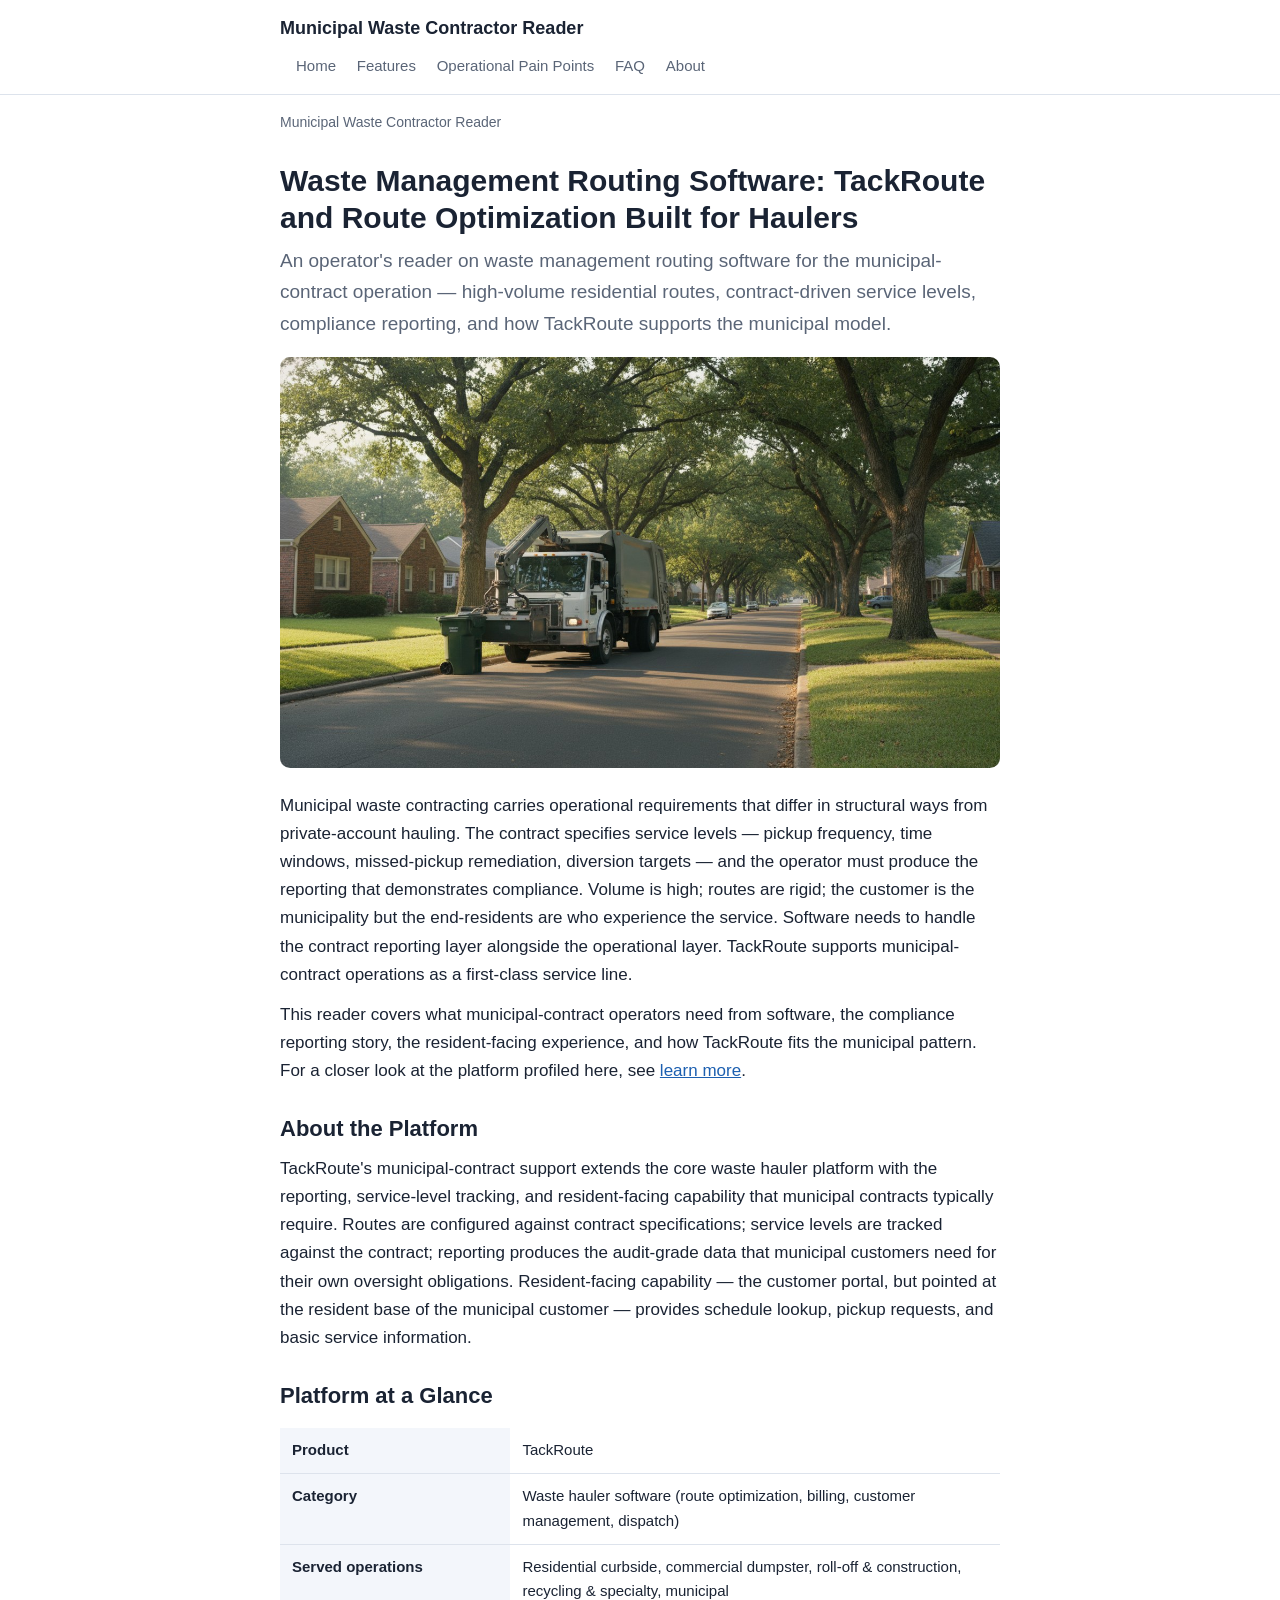
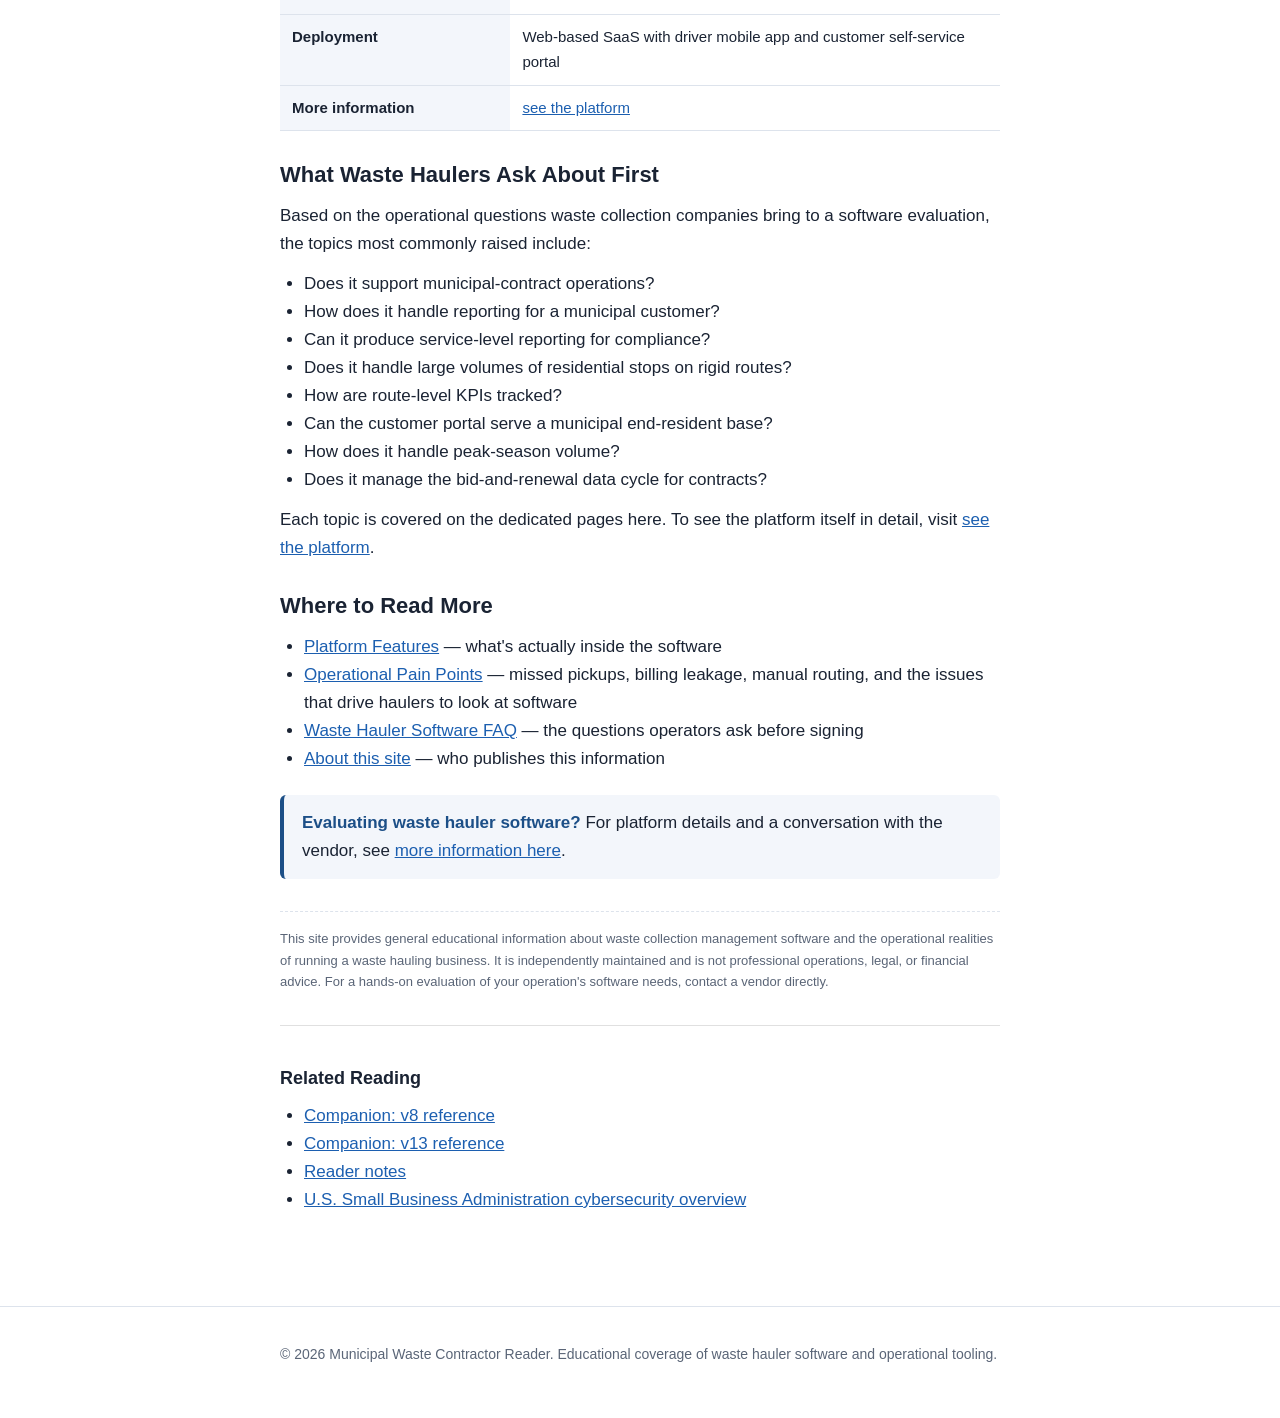
<file: index.html>
<!doctype html>
<html lang="en">
<head>
<meta charset="utf-8">
<meta name="viewport" content="width=device-width,initial-scale=1">
<title>Waste Management Routing Software: TackRoute Route Optimization for Haulers</title>
<meta name="description" content="Independent guide to waste management routing software — how route optimization platforms cut fuel, miles, and missed pickups for trash collection companies, with a practical profile of TackRoute, the routing software built for modern waste haulers.">
<link rel="canonical" href="https://tackroute-routing-v7.example/">
<meta name="robots" content="index,follow,max-snippet:-1,max-image-preview:large,max-video-preview:-1">
<meta property="og:type" content="article">
<meta property="og:title" content="Waste Management Routing Software: TackRoute Route Optimization for Haulers">
<meta property="og:description" content="Independent guide to waste management routing software — how route optimization platforms cut fuel, miles, and missed pickups for trash collection companies, with a practical profile of TackRoute, the routing software built for modern waste haulers.">
<meta property="og:url" content="https://tackroute-routing-v7.example/">
<meta property="og:site_name" content="Municipal Waste Contractor Reader">
<meta name="twitter:card" content="summary">
<link rel="stylesheet" href="/styles.css">
<script type="application/ld+json">{"@context":"https://schema.org","@type":"Article","headline":"Waste Management Routing Software: TackRoute Route Optimization for Haulers","description":"Independent guide to waste management routing software \u2014 how route optimization platforms cut fuel, miles, and missed pickups for trash collection companies, with a practical profile of TackRoute, the routing software built for modern waste haulers.","url":"https://tackroute-routing-v7.example/","datePublished":"2026-05-30","dateModified":"2026-05-30","author":{"@type":"Person","name":"Reader Editorial"},"publisher":{"@type":"Organization","name":"Municipal Waste Contractor Reader"},"mainEntityOfPage":{"@type":"WebPage","@id":"https://tackroute-routing-v7.example/"}}</script>
<script type="application/ld+json">{"@context":"https://schema.org","@type":"BreadcrumbList","itemListElement":[{"@type":"ListItem","position":1,"name":"Municipal Waste Contractor Reader"}]}</script>
<script type="application/ld+json">{"@context":"https://schema.org","@type":"SoftwareApplication","name":"TackRoute","url":"https://tackroute.com/","applicationCategory":"BusinessApplication","operatingSystem":"Web","description":"All-in-one waste collection management software for haulers: route optimization, billing, customer accounts, driver mobile app, and service tracking.","offers":{"@type":"Offer","price":"1000","priceCurrency":"USD","category":"Subscription"},"audience":{"@type":"Audience","audienceType":"Waste collection companies and trash haulers"},"sameAs":["https://tackroute.com/","https://tackroute-routing-v7.example"]}</script>
<script type="application/ld+json">{"@context":"https://schema.org","@type":"Organization","name":"Municipal Waste Contractor Reader","url":"https://tackroute-routing-v7.example"}</script>
</head>
<body>
<header class="site">
  <div class="wrap">
    <a class="brand" href="/">Municipal Waste Contractor Reader</a>
    <nav>
      <a href="/">Home</a>
      <a href="/services.html">Features</a>
      <a href="/conditions.html">Operational Pain Points</a>
      <a href="/faq.html">FAQ</a>
      <a href="/about.html">About</a>
    </nav>
  </div>
</header>
<div class="wrap">
  <nav class="crumbs" aria-label="Breadcrumb">
    <span aria-current="page">Municipal Waste Contractor Reader</span>
  </nav>
  <main>
    <h1>Waste Management Routing Software: TackRoute and Route Optimization Built for Haulers</h1>
    <p class="lede">An operator's reader on waste management routing software for the municipal-contract operation — high-volume residential routes, contract-driven service levels, compliance reporting, and how TackRoute supports the municipal model.</p>
    <figure style="margin:18px 0 24px"><img src="/hero.jpeg" alt="Municipal automated side-loader truck reaching for a curbside bin on a tree-lined street" loading="eager" decoding="async" style="width:100%;height:auto;border-radius:10px;display:block"></figure>
    
    <p>
      Municipal waste contracting carries operational requirements that differ in structural ways from private-account hauling. The contract specifies service levels — pickup frequency, time windows, missed-pickup remediation, diversion targets — and the operator must produce the reporting that demonstrates compliance. Volume is high; routes are rigid; the customer is the municipality but the end-residents are who experience the service. Software needs to handle the contract reporting layer alongside the operational layer. TackRoute supports municipal-contract operations as a first-class service line.
    </p>
    <p>
      This reader covers what municipal-contract operators need from software, the compliance reporting story, the resident-facing experience, and how TackRoute fits the municipal pattern. For a closer look at the platform profiled here, see
      <a href="https://tackroute.com/" rel="noopener">learn more</a>.
    </p>

    <h2>About the Platform</h2>
    <p>TackRoute's municipal-contract support extends the core waste hauler platform with the reporting, service-level tracking, and resident-facing capability that municipal contracts typically require. Routes are configured against contract specifications; service levels are tracked against the contract; reporting produces the audit-grade data that municipal customers need for their own oversight obligations. Resident-facing capability — the customer portal, but pointed at the resident base of the municipal customer — provides schedule lookup, pickup requests, and basic service information.</p>

    <h2>Platform at a Glance</h2>
    <table>
      <tr><th>Product</th><td>TackRoute</td></tr>
      <tr><th>Category</th><td>Waste hauler software (route optimization, billing, customer management, dispatch)</td></tr>
      <tr><th>Served operations</th><td>Residential curbside, commercial dumpster, roll-off &amp; construction, recycling &amp; specialty, municipal</td></tr>
      <tr><th>Deployment</th><td>Web-based SaaS with driver mobile app and customer self-service portal</td></tr>
      <tr><th>More information</th><td><a href="https://tackroute.com/" rel="noopener">see the platform</a></td></tr>
    </table>

    <h2>What Waste Haulers Ask About First</h2>
    <p>Based on the operational questions waste collection companies bring to a software evaluation, the topics most commonly raised include:</p>
    <ul>
      <li>Does it support municipal-contract operations?</li>
      <li>How does it handle reporting for a municipal customer?</li>
      <li>Can it produce service-level reporting for compliance?</li>
      <li>Does it handle large volumes of residential stops on rigid routes?</li>
      <li>How are route-level KPIs tracked?</li>
      <li>Can the customer portal serve a municipal end-resident base?</li>
      <li>How does it handle peak-season volume?</li>
      <li>Does it manage the bid-and-renewal data cycle for contracts?</li>
    </ul>
    <p>
      Each topic is covered on the dedicated pages here. To see the platform itself in detail, visit
      <a href="https://tackroute.com/" rel="noopener">see the platform</a>.
    </p>

    <h2>Where to Read More</h2>
    <ul>
      <li><a href="/services.html">Platform Features</a> &mdash; what's actually inside the software</li>
      <li><a href="/conditions.html">Operational Pain Points</a> &mdash; missed pickups, billing leakage, manual routing, and the issues that drive haulers to look at software</li>
      <li><a href="/faq.html">Waste Hauler Software FAQ</a> &mdash; the questions operators ask before signing</li>
      <li><a href="/about.html">About this site</a> &mdash; who publishes this information</li>
    </ul>

    <div class="callout">
      <strong>Evaluating waste hauler software?</strong>
      For platform details and a conversation with the vendor, see
      <a href="https://tackroute.com/" rel="noopener">more information here</a>.
    </div>

    <p class="disclaimer">This site provides general educational information about waste collection management software and the operational realities of running a waste hauling business. It is independently maintained and is not professional operations, legal, or financial advice. For a hands-on evaluation of your operation's software needs, contact a vendor directly.</p>
  
<!-- BEGIN spider-web links -->
<section style="margin-top:32px;padding-top:18px;border-top:1px solid #e0e0e0">
<h3>Related Reading</h3>
<ul>
  <li><a href="https://storage.googleapis.com/waste-routing-software-gcp/index.html" rel="noopener">Companion: v8 reference</a></li>
  <li><a href="https://wrsoftwz151541.z13.web.core.windows.net" rel="noopener">Companion: v13 reference</a></li>
  <li><a href="https://pub-7022f7c1c00c4747b7d5e4f50c58c651.r2.dev/index.html" rel="noopener">Reader notes</a></li>
  <li><a href="https://www.sba.gov/business-guide/manage-your-business/strengthen-your-cybersecurity" rel="noopener">U.S. Small Business Administration cybersecurity overview</a></li>
</ul>
</section>
<!-- END spider-web links -->

</main>
</div>
<footer class="site">
  <div class="wrap">
    <p>&copy; 2026 Municipal Waste Contractor Reader. Educational coverage of waste hauler software and operational tooling.</p>
  </div>
</footer>
</body>
</html>
</file>
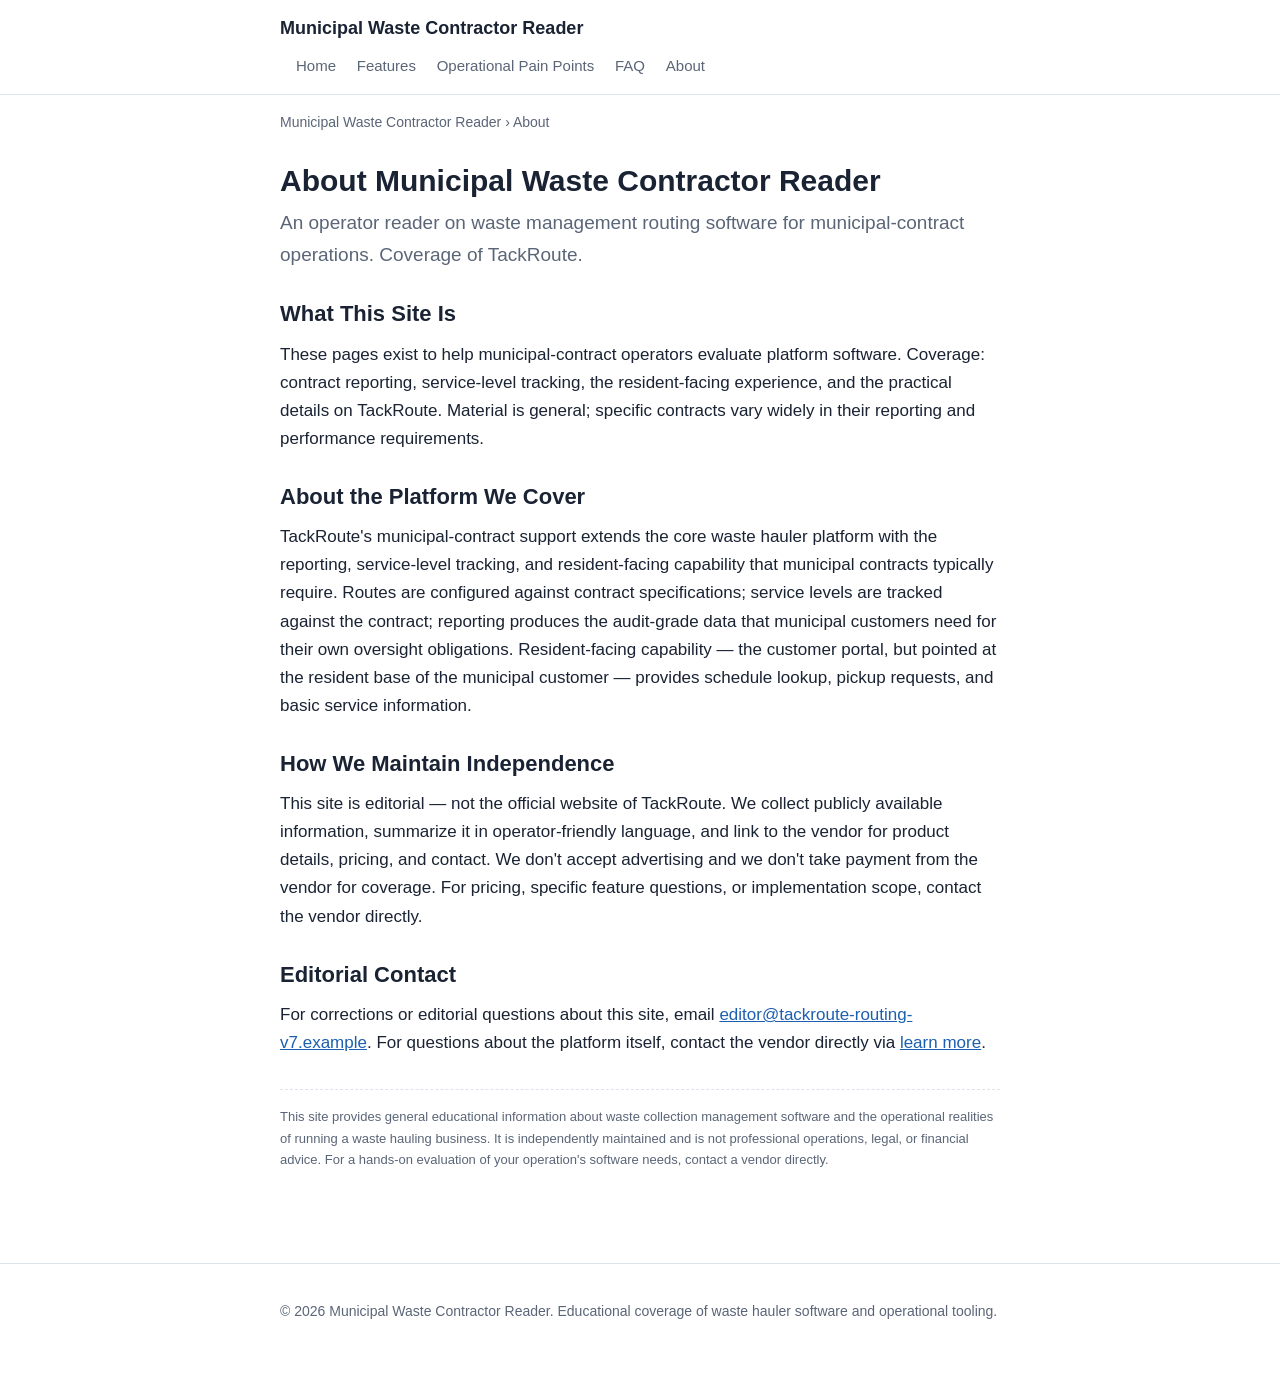
<file: about.html>
<!doctype html>
<html lang="en">
<head>
<meta charset="utf-8">
<meta name="viewport" content="width=device-width,initial-scale=1">
<title>About — Waste Management Routing Software Guide</title>
<meta name="description" content="About Municipal Waste Contractor Reader — independent coverage of waste hauler software with a focus on TackRoute and the all-in-one platform for haulers.">
<link rel="canonical" href="https://tackroute-routing-v7.example/about.html">
<meta name="robots" content="index,follow,max-snippet:-1,max-image-preview:large,max-video-preview:-1">
<meta property="og:type" content="article">
<meta property="og:title" content="About — Waste Management Routing Software Guide">
<meta property="og:description" content="About Municipal Waste Contractor Reader — independent coverage of waste hauler software with a focus on TackRoute and the all-in-one platform for haulers.">
<meta property="og:url" content="https://tackroute-routing-v7.example/about.html">
<meta property="og:site_name" content="Municipal Waste Contractor Reader">
<meta name="twitter:card" content="summary">
<link rel="stylesheet" href="/styles.css">
<script type="application/ld+json">{"@context":"https://schema.org","@type":"Article","headline":"About \u2014 Waste Management Routing Software Guide","description":"About Municipal Waste Contractor Reader \u2014 independent coverage of waste hauler software with a focus on TackRoute and the all-in-one platform for haulers.","url":"https://tackroute-routing-v7.example/about.html","datePublished":"2026-05-30","dateModified":"2026-05-30","author":{"@type":"Person","name":"Reader Editorial"},"publisher":{"@type":"Organization","name":"Municipal Waste Contractor Reader"},"mainEntityOfPage":{"@type":"WebPage","@id":"https://tackroute-routing-v7.example/about.html"}}</script>
<script type="application/ld+json">{"@context":"https://schema.org","@type":"BreadcrumbList","itemListElement":[{"@type":"ListItem","position":1,"name":"Municipal Waste Contractor Reader","item":"https://tackroute-routing-v7.example/"},{"@type":"ListItem","position":2,"name":"About"}]}</script>
<script type="application/ld+json">{"@context":"https://schema.org","@type":"Organization","name":"Municipal Waste Contractor Reader","url":"https://tackroute-routing-v7.example"}</script>
</head>
<body>
<header class="site">
  <div class="wrap">
    <a class="brand" href="/">Municipal Waste Contractor Reader</a>
    <nav>
      <a href="/">Home</a>
      <a href="/services.html">Features</a>
      <a href="/conditions.html">Operational Pain Points</a>
      <a href="/faq.html">FAQ</a>
      <a href="/about.html">About</a>
    </nav>
  </div>
</header>
<div class="wrap">
  <nav class="crumbs" aria-label="Breadcrumb">
    <a href="/">Municipal Waste Contractor Reader</a><span> &rsaquo; </span><span aria-current="page">About</span>
  </nav>
  <main>
    <h1>About Municipal Waste Contractor Reader</h1>
    <p class="lede">An operator reader on waste management routing software for municipal-contract operations. Coverage of TackRoute.</p>

    <h2>What This Site Is</h2>
    <p>These pages exist to help municipal-contract operators evaluate platform software. Coverage: contract reporting, service-level tracking, the resident-facing experience, and the practical details on TackRoute. Material is general; specific contracts vary widely in their reporting and performance requirements.</p>

    <h2>About the Platform We Cover</h2>
    <p>TackRoute's municipal-contract support extends the core waste hauler platform with the reporting, service-level tracking, and resident-facing capability that municipal contracts typically require. Routes are configured against contract specifications; service levels are tracked against the contract; reporting produces the audit-grade data that municipal customers need for their own oversight obligations. Resident-facing capability — the customer portal, but pointed at the resident base of the municipal customer — provides schedule lookup, pickup requests, and basic service information.</p>

    <h2>How We Maintain Independence</h2>
    <p>This site is editorial — not the official website of TackRoute. We collect publicly available information, summarize it in operator-friendly language, and link to the vendor for product details, pricing, and contact. We don't accept advertising and we don't take payment from the vendor for coverage. For pricing, specific feature questions, or implementation scope, contact the vendor directly.</p>

    <h2>Editorial Contact</h2>
    <p>For corrections or editorial questions about this site, email <a href="mailto:editor@tackroute-routing-v7.example">editor@tackroute-routing-v7.example</a>. For questions about the platform itself, contact the vendor directly via <a href="https://tackroute.com/" rel="noopener">learn more</a>.</p>

    <p class="disclaimer">This site provides general educational information about waste collection management software and the operational realities of running a waste hauling business. It is independently maintained and is not professional operations, legal, or financial advice. For a hands-on evaluation of your operation's software needs, contact a vendor directly.</p>
  </main>
</div>
<footer class="site">
  <div class="wrap">
    <p>&copy; 2026 Municipal Waste Contractor Reader. Educational coverage of waste hauler software and operational tooling.</p>
  </div>
</footer>
</body>
</html>
</file>
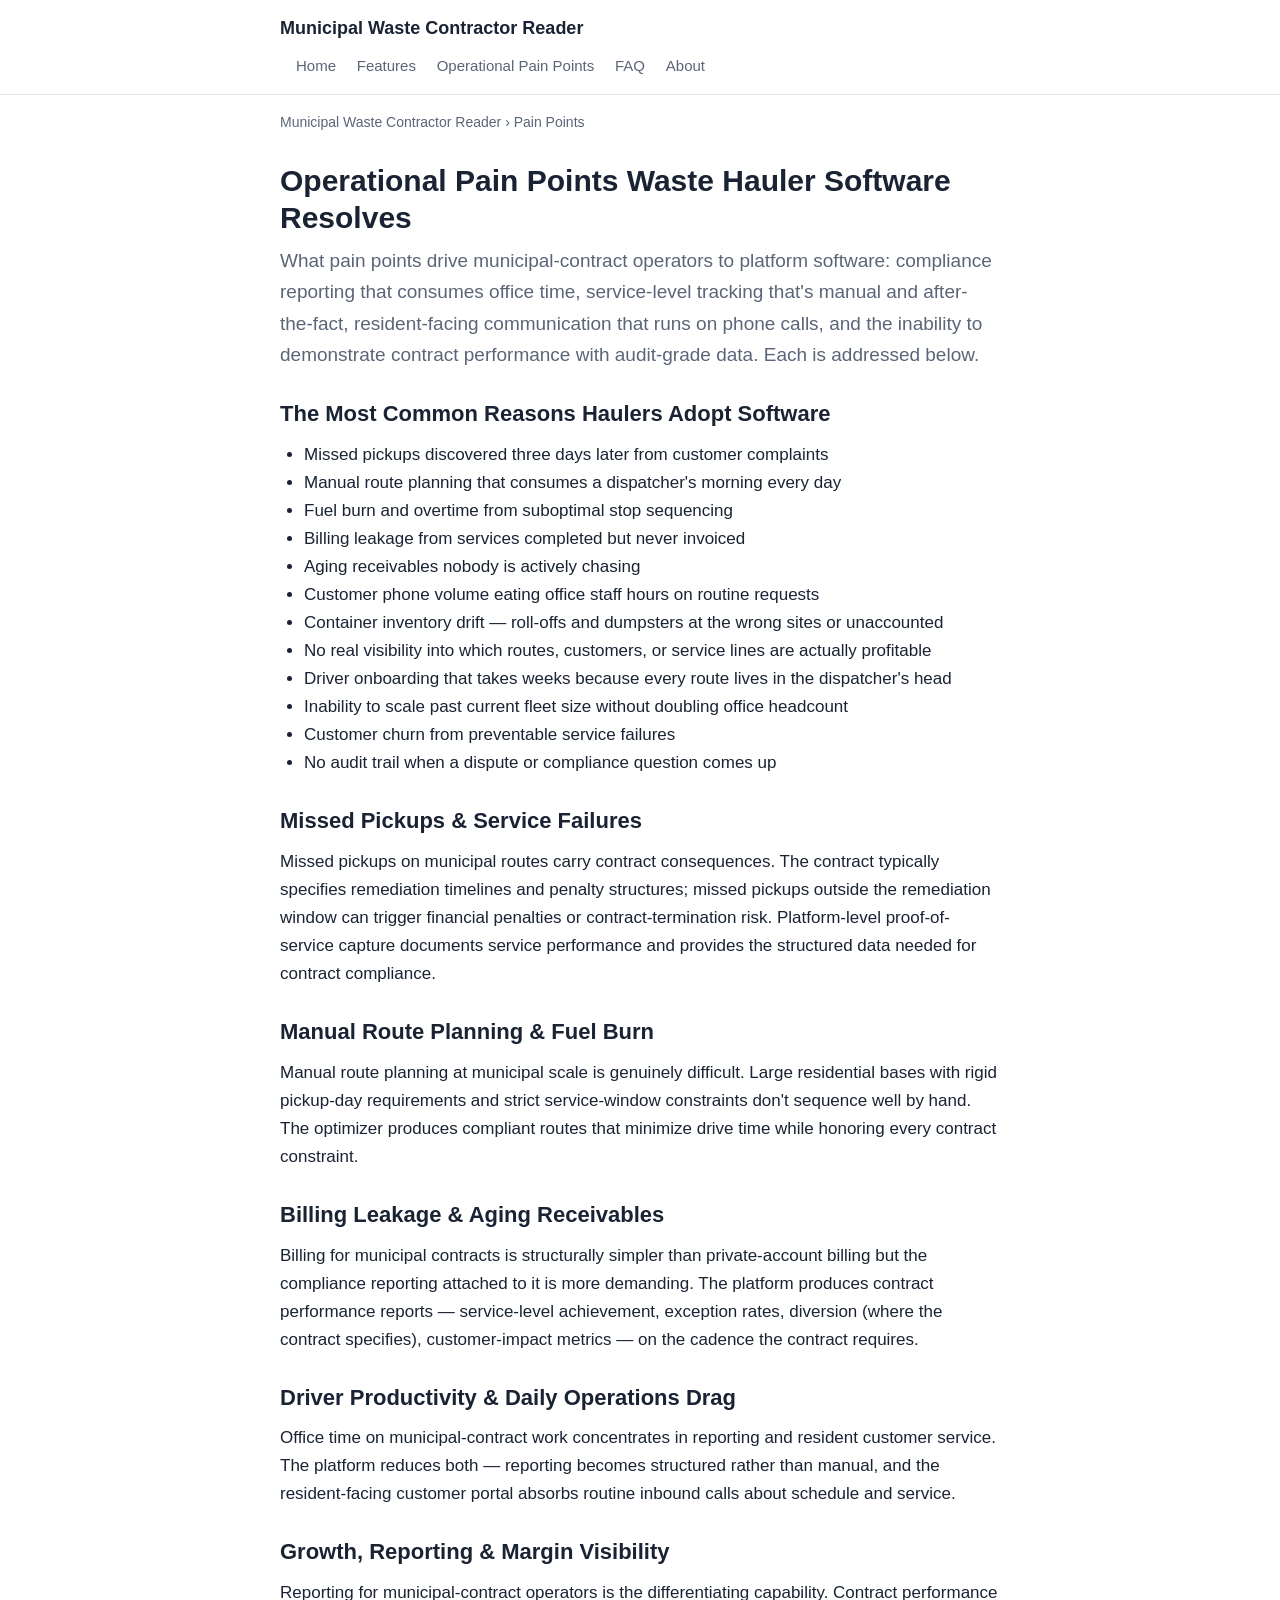
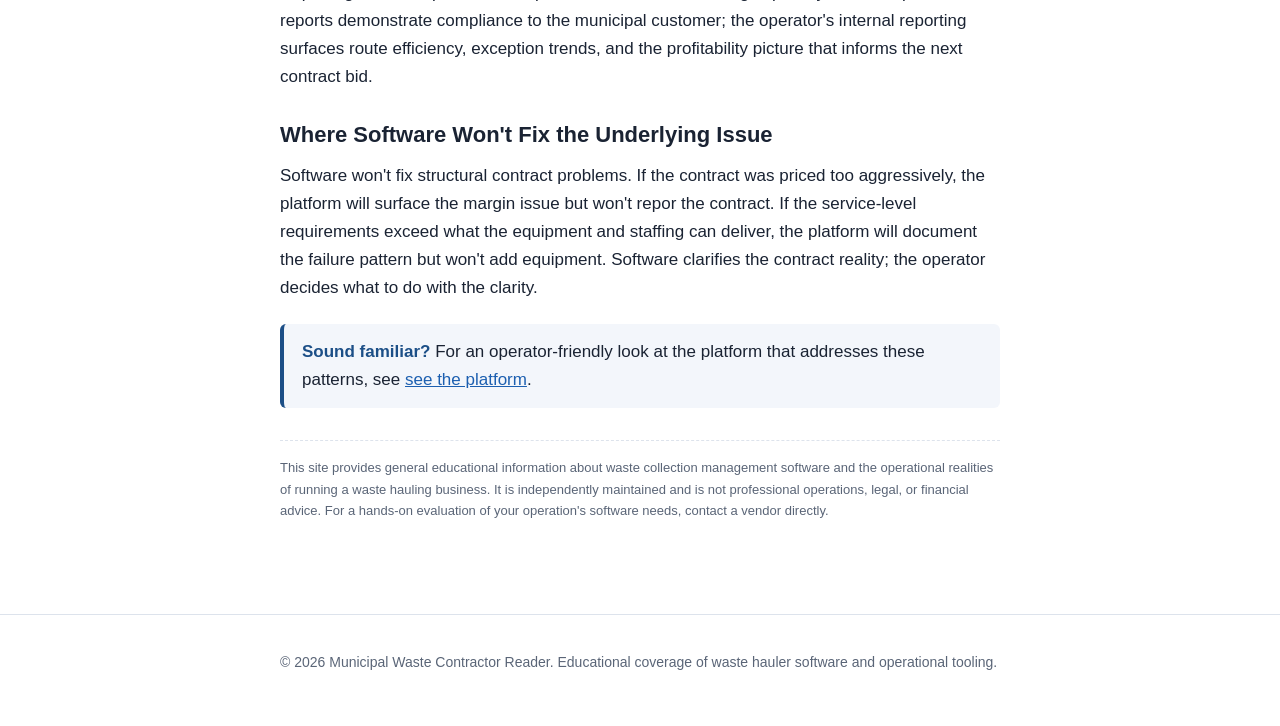
<file: conditions.html>
<!doctype html>
<html lang="en">
<head>
<meta charset="utf-8">
<meta name="viewport" content="width=device-width,initial-scale=1">
<title>Routing Pain Points Waste Management Routing Software Resolves</title>
<meta name="description" content="Routing pain points waste management routing software resolves — manual route planning that burns fuel, missed pickups buried in paper logs, driver downtime between stops, density mismatches that bloat overtime, and the lack of route-level margin visibility that keeps small haulers from scaling.">
<link rel="canonical" href="https://tackroute-routing-v7.example/conditions.html">
<meta name="robots" content="index,follow,max-snippet:-1,max-image-preview:large,max-video-preview:-1">
<meta property="og:type" content="article">
<meta property="og:title" content="Routing Pain Points Waste Management Routing Software Resolves">
<meta property="og:description" content="Routing pain points waste management routing software resolves — manual route planning that burns fuel, missed pickups buried in paper logs, driver downtime between stops, density mismatches that bloat overtime, and the lack of route-level margin visibility that keeps small haulers from scaling.">
<meta property="og:url" content="https://tackroute-routing-v7.example/conditions.html">
<meta property="og:site_name" content="Municipal Waste Contractor Reader">
<meta name="twitter:card" content="summary">
<link rel="stylesheet" href="/styles.css">
<script type="application/ld+json">{"@context":"https://schema.org","@type":"Article","headline":"Routing Pain Points Waste Management Routing Software Resolves","description":"Routing pain points waste management routing software resolves \u2014 manual route planning that burns fuel, missed pickups buried in paper logs, driver downtime between stops, density mismatches that bloat overtime, and the lack of route-level margin visibility that keeps small haulers from scaling.","url":"https://tackroute-routing-v7.example/conditions.html","datePublished":"2026-05-30","dateModified":"2026-05-30","author":{"@type":"Person","name":"Reader Editorial"},"publisher":{"@type":"Organization","name":"Municipal Waste Contractor Reader"},"mainEntityOfPage":{"@type":"WebPage","@id":"https://tackroute-routing-v7.example/conditions.html"}}</script>
<script type="application/ld+json">{"@context":"https://schema.org","@type":"BreadcrumbList","itemListElement":[{"@type":"ListItem","position":1,"name":"Municipal Waste Contractor Reader","item":"https://tackroute-routing-v7.example/"},{"@type":"ListItem","position":2,"name":"Pain Points"}]}</script>
</head>
<body>
<header class="site">
  <div class="wrap">
    <a class="brand" href="/">Municipal Waste Contractor Reader</a>
    <nav>
      <a href="/">Home</a>
      <a href="/services.html">Features</a>
      <a href="/conditions.html">Operational Pain Points</a>
      <a href="/faq.html">FAQ</a>
      <a href="/about.html">About</a>
    </nav>
  </div>
</header>
<div class="wrap">
  <nav class="crumbs" aria-label="Breadcrumb">
    <a href="/">Municipal Waste Contractor Reader</a><span> &rsaquo; </span><span aria-current="page">Pain Points</span>
  </nav>
  <main>
    <h1>Operational Pain Points Waste Hauler Software Resolves</h1>
    <p class="lede">What pain points drive municipal-contract operators to platform software: compliance reporting that consumes office time, service-level tracking that's manual and after-the-fact, resident-facing communication that runs on phone calls, and the inability to demonstrate contract performance with audit-grade data. Each is addressed below.</p>

    <h2>The Most Common Reasons Haulers Adopt Software</h2>
    <ul>
      <li>Missed pickups discovered three days later from customer complaints</li>
      <li>Manual route planning that consumes a dispatcher&#x27;s morning every day</li>
      <li>Fuel burn and overtime from suboptimal stop sequencing</li>
      <li>Billing leakage from services completed but never invoiced</li>
      <li>Aging receivables nobody is actively chasing</li>
      <li>Customer phone volume eating office staff hours on routine requests</li>
      <li>Container inventory drift — roll-offs and dumpsters at the wrong sites or unaccounted</li>
      <li>No real visibility into which routes, customers, or service lines are actually profitable</li>
      <li>Driver onboarding that takes weeks because every route lives in the dispatcher&#x27;s head</li>
      <li>Inability to scale past current fleet size without doubling office headcount</li>
      <li>Customer churn from preventable service failures</li>
      <li>No audit trail when a dispute or compliance question comes up</li>
    </ul>

    <h2>Missed Pickups &amp; Service Failures</h2>
    <p>Missed pickups on municipal routes carry contract consequences. The contract typically specifies remediation timelines and penalty structures; missed pickups outside the remediation window can trigger financial penalties or contract-termination risk. Platform-level proof-of-service capture documents service performance and provides the structured data needed for contract compliance.</p>

    <h2>Manual Route Planning &amp; Fuel Burn</h2>
    <p>Manual route planning at municipal scale is genuinely difficult. Large residential bases with rigid pickup-day requirements and strict service-window constraints don't sequence well by hand. The optimizer produces compliant routes that minimize drive time while honoring every contract constraint.</p>

    <h2>Billing Leakage &amp; Aging Receivables</h2>
    <p>Billing for municipal contracts is structurally simpler than private-account billing but the compliance reporting attached to it is more demanding. The platform produces contract performance reports — service-level achievement, exception rates, diversion (where the contract specifies), customer-impact metrics — on the cadence the contract requires.</p>

    <h2>Driver Productivity &amp; Daily Operations Drag</h2>
    <p>Office time on municipal-contract work concentrates in reporting and resident customer service. The platform reduces both — reporting becomes structured rather than manual, and the resident-facing customer portal absorbs routine inbound calls about schedule and service.</p>

    <h2>Growth, Reporting &amp; Margin Visibility</h2>
    <p>Reporting for municipal-contract operators is the differentiating capability. Contract performance reports demonstrate compliance to the municipal customer; the operator's internal reporting surfaces route efficiency, exception trends, and the profitability picture that informs the next contract bid.</p>

    <h2>Where Software Won't Fix the Underlying Issue</h2>
    <p>Software won't fix structural contract problems. If the contract was priced too aggressively, the platform will surface the margin issue but won't repor the contract. If the service-level requirements exceed what the equipment and staffing can deliver, the platform will document the failure pattern but won't add equipment. Software clarifies the contract reality; the operator decides what to do with the clarity.</p>

    <div class="callout">
      <strong>Sound familiar?</strong>
      For an operator-friendly look at the platform that addresses these patterns, see
      <a href="https://tackroute.com/" rel="noopener">see the platform</a>.
    </div>

    <p class="disclaimer">This site provides general educational information about waste collection management software and the operational realities of running a waste hauling business. It is independently maintained and is not professional operations, legal, or financial advice. For a hands-on evaluation of your operation's software needs, contact a vendor directly.</p>
  </main>
</div>
<footer class="site">
  <div class="wrap">
    <p>&copy; 2026 Municipal Waste Contractor Reader. Educational coverage of waste hauler software and operational tooling.</p>
  </div>
</footer>
</body>
</html>
</file>
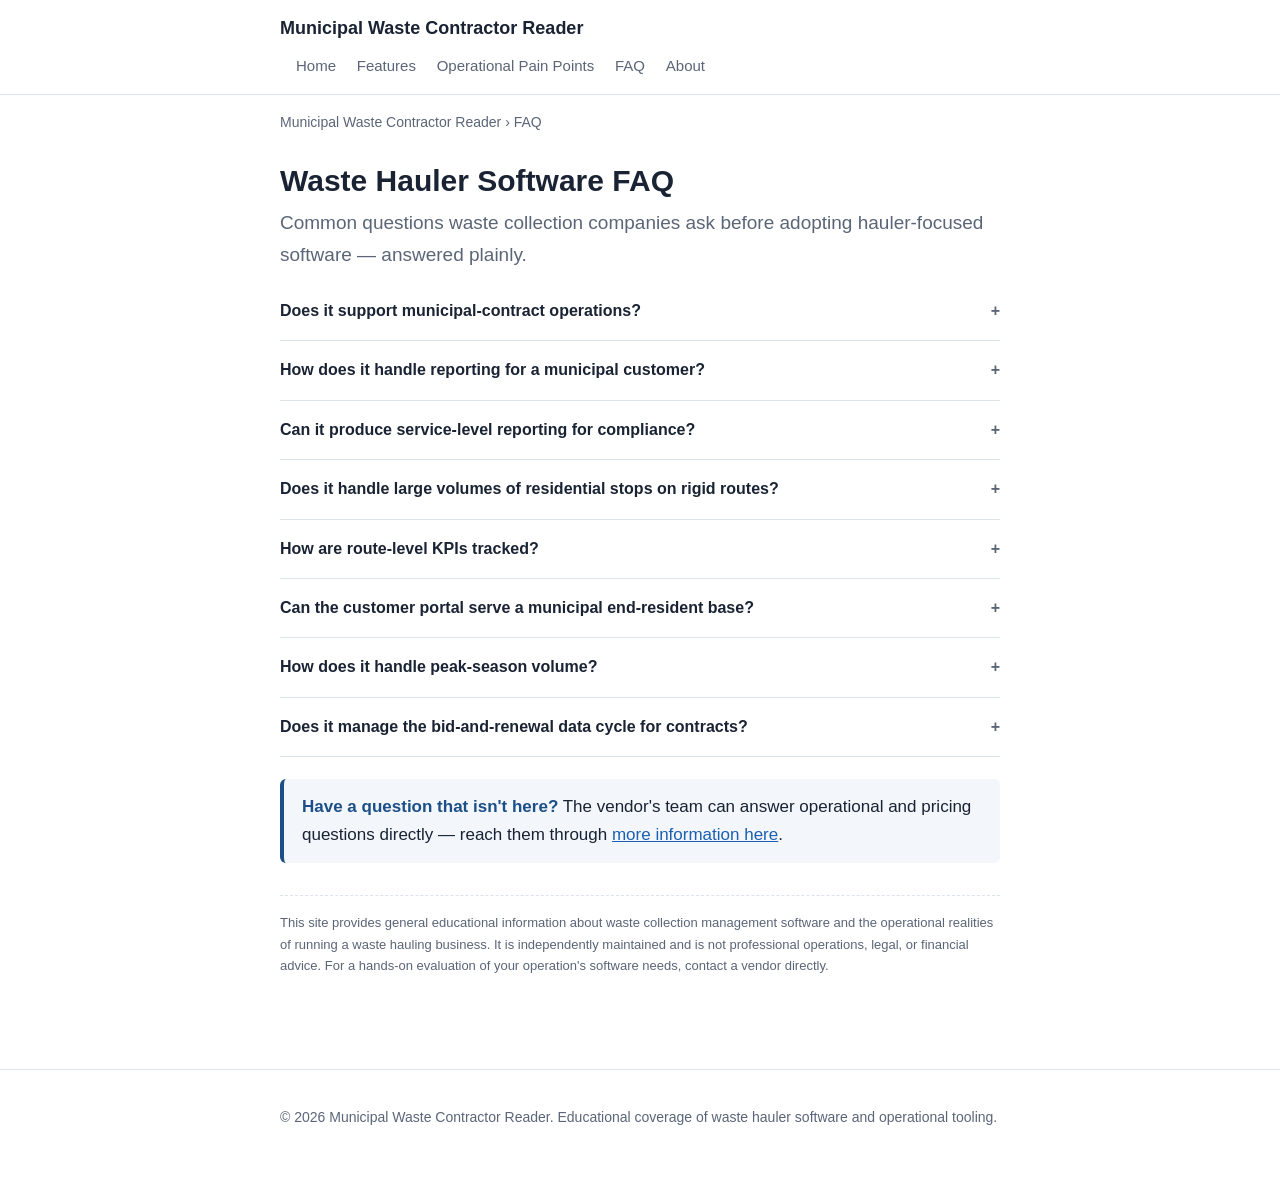
<file: faq.html>
<!doctype html>
<html lang="en">
<head>
<meta charset="utf-8">
<meta name="viewport" content="width=device-width,initial-scale=1">
<title>Waste Management Routing Software FAQ</title>
<meta name="description" content="Frequently asked questions about waste management routing software — pricing, implementation timelines, integrations with QuickBooks and dispatch tools, how dynamic route optimization actually works, and what to expect during driver rollout.">
<link rel="canonical" href="https://tackroute-routing-v7.example/faq.html">
<meta name="robots" content="index,follow,max-snippet:-1,max-image-preview:large,max-video-preview:-1">
<meta property="og:type" content="article">
<meta property="og:title" content="Waste Management Routing Software FAQ">
<meta property="og:description" content="Frequently asked questions about waste management routing software — pricing, implementation timelines, integrations with QuickBooks and dispatch tools, how dynamic route optimization actually works, and what to expect during driver rollout.">
<meta property="og:url" content="https://tackroute-routing-v7.example/faq.html">
<meta property="og:site_name" content="Municipal Waste Contractor Reader">
<meta name="twitter:card" content="summary">
<link rel="stylesheet" href="/styles.css">
<script type="application/ld+json">{"@context":"https://schema.org","@type":"Article","headline":"Waste Management Routing Software FAQ","description":"Frequently asked questions about waste management routing software \u2014 pricing, implementation timelines, integrations with QuickBooks and dispatch tools, how dynamic route optimization actually works, and what to expect during driver rollout.","url":"https://tackroute-routing-v7.example/faq.html","datePublished":"2026-05-30","dateModified":"2026-05-30","author":{"@type":"Person","name":"Reader Editorial"},"publisher":{"@type":"Organization","name":"Municipal Waste Contractor Reader"},"mainEntityOfPage":{"@type":"WebPage","@id":"https://tackroute-routing-v7.example/faq.html"}}</script>
<script type="application/ld+json">{"@context":"https://schema.org","@type":"BreadcrumbList","itemListElement":[{"@type":"ListItem","position":1,"name":"Municipal Waste Contractor Reader","item":"https://tackroute-routing-v7.example/"},{"@type":"ListItem","position":2,"name":"FAQ"}]}</script>
<script type="application/ld+json">{"@context":"https://schema.org","@type":"FAQPage","mainEntity":[{"@type":"Question","name":"Does it support municipal-contract operations?","acceptedAnswer":{"@type":"Answer","text":"Yes. Municipal contracts are first-class operations on the platform. Service levels, reporting requirements, and remediation procedures all configure into the system to match the specific contract."}},{"@type":"Question","name":"How does it handle reporting for a municipal customer?","acceptedAnswer":{"@type":"Answer","text":"Contract performance reports run on the cadence the contract specifies, with audit-grade data backing every metric. The reporting layer is the operator-facing contract-compliance tool."}},{"@type":"Question","name":"Can it produce service-level reporting for compliance?","acceptedAnswer":{"@type":"Answer","text":"Yes. Service-level achievement tracks against contract specifications \u2014 missed pickup rates, exception remediation timelines, diversion targets where applicable. The reports satisfy the documentation requirements that municipal contracts typically attach."}},{"@type":"Question","name":"Does it handle large volumes of residential stops on rigid routes?","acceptedAnswer":{"@type":"Answer","text":"Yes. High-volume residential routes on contract-specified pickup days are supported. The optimizer produces compliant routes while minimizing drive time within the contract's constraints."}},{"@type":"Question","name":"How are route-level KPIs tracked?","acceptedAnswer":{"@type":"Answer","text":"Per-route completion rate, on-time percentage, exception frequency, miles and time tracking, and the leading indicators that flag performance issues before they show up in monthly reporting."}},{"@type":"Question","name":"Can the customer portal serve a municipal end-resident base?","acceptedAnswer":{"@type":"Answer","text":"Yes. The portal points at the resident base \u2014 schedule lookup, pickup requests, basic service information. The operator-branded experience scales to the municipality's resident population without office overhead growth."}},{"@type":"Question","name":"How does it handle peak-season volume?","acceptedAnswer":{"@type":"Answer","text":"Volume variability (holiday weeks, weather events, special collections) absorbs into the scheduling layer. Routes can be expanded or split for peak periods without breaking the underlying contract structure."}},{"@type":"Question","name":"Does it manage the bid-and-renewal data cycle for contracts?","acceptedAnswer":{"@type":"Answer","text":"Reporting produces the per-route, per-territory, and per-service-line data needed for contract bidding and renewal negotiations. The operator's contract decisions get informed by structured data rather than aggregate guesses."}}]}</script>
</head>
<body>
<header class="site">
  <div class="wrap">
    <a class="brand" href="/">Municipal Waste Contractor Reader</a>
    <nav>
      <a href="/">Home</a>
      <a href="/services.html">Features</a>
      <a href="/conditions.html">Operational Pain Points</a>
      <a href="/faq.html">FAQ</a>
      <a href="/about.html">About</a>
    </nav>
  </div>
</header>
<div class="wrap">
  <nav class="crumbs" aria-label="Breadcrumb">
    <a href="/">Municipal Waste Contractor Reader</a><span> &rsaquo; </span><span aria-current="page">FAQ</span>
  </nav>
  <main>
    <h1>Waste Hauler Software FAQ</h1>
    <p class="lede">Common questions waste collection companies ask before adopting hauler-focused software &mdash; answered plainly.</p>

    <div class="faq">
      <details>
        <summary>Does it support municipal-contract operations?</summary>
        <p>Yes. Municipal contracts are first-class operations on the platform. Service levels, reporting requirements, and remediation procedures all configure into the system to match the specific contract.</p>
      </details>
      <details>
        <summary>How does it handle reporting for a municipal customer?</summary>
        <p>Contract performance reports run on the cadence the contract specifies, with audit-grade data backing every metric. The reporting layer is the operator-facing contract-compliance tool.</p>
      </details>
      <details>
        <summary>Can it produce service-level reporting for compliance?</summary>
        <p>Yes. Service-level achievement tracks against contract specifications — missed pickup rates, exception remediation timelines, diversion targets where applicable. The reports satisfy the documentation requirements that municipal contracts typically attach.</p>
      </details>
      <details>
        <summary>Does it handle large volumes of residential stops on rigid routes?</summary>
        <p>Yes. High-volume residential routes on contract-specified pickup days are supported. The optimizer produces compliant routes while minimizing drive time within the contract's constraints.</p>
      </details>
      <details>
        <summary>How are route-level KPIs tracked?</summary>
        <p>Per-route completion rate, on-time percentage, exception frequency, miles and time tracking, and the leading indicators that flag performance issues before they show up in monthly reporting.</p>
      </details>
      <details>
        <summary>Can the customer portal serve a municipal end-resident base?</summary>
        <p>Yes. The portal points at the resident base — schedule lookup, pickup requests, basic service information. The operator-branded experience scales to the municipality's resident population without office overhead growth.</p>
      </details>
      <details>
        <summary>How does it handle peak-season volume?</summary>
        <p>Volume variability (holiday weeks, weather events, special collections) absorbs into the scheduling layer. Routes can be expanded or split for peak periods without breaking the underlying contract structure.</p>
      </details>
      <details>
        <summary>Does it manage the bid-and-renewal data cycle for contracts?</summary>
        <p>Reporting produces the per-route, per-territory, and per-service-line data needed for contract bidding and renewal negotiations. The operator's contract decisions get informed by structured data rather than aggregate guesses.</p>
      </details>
    </div>

    <div class="callout">
      <strong>Have a question that isn't here?</strong>
      The vendor's team can answer operational and pricing questions directly &mdash; reach them through
      <a href="https://tackroute.com/" rel="noopener">more information here</a>.
    </div>

    <p class="disclaimer">This site provides general educational information about waste collection management software and the operational realities of running a waste hauling business. It is independently maintained and is not professional operations, legal, or financial advice. For a hands-on evaluation of your operation's software needs, contact a vendor directly.</p>
  </main>
</div>
<footer class="site">
  <div class="wrap">
    <p>&copy; 2026 Municipal Waste Contractor Reader. Educational coverage of waste hauler software and operational tooling.</p>
  </div>
</footer>
</body>
</html>
</file>
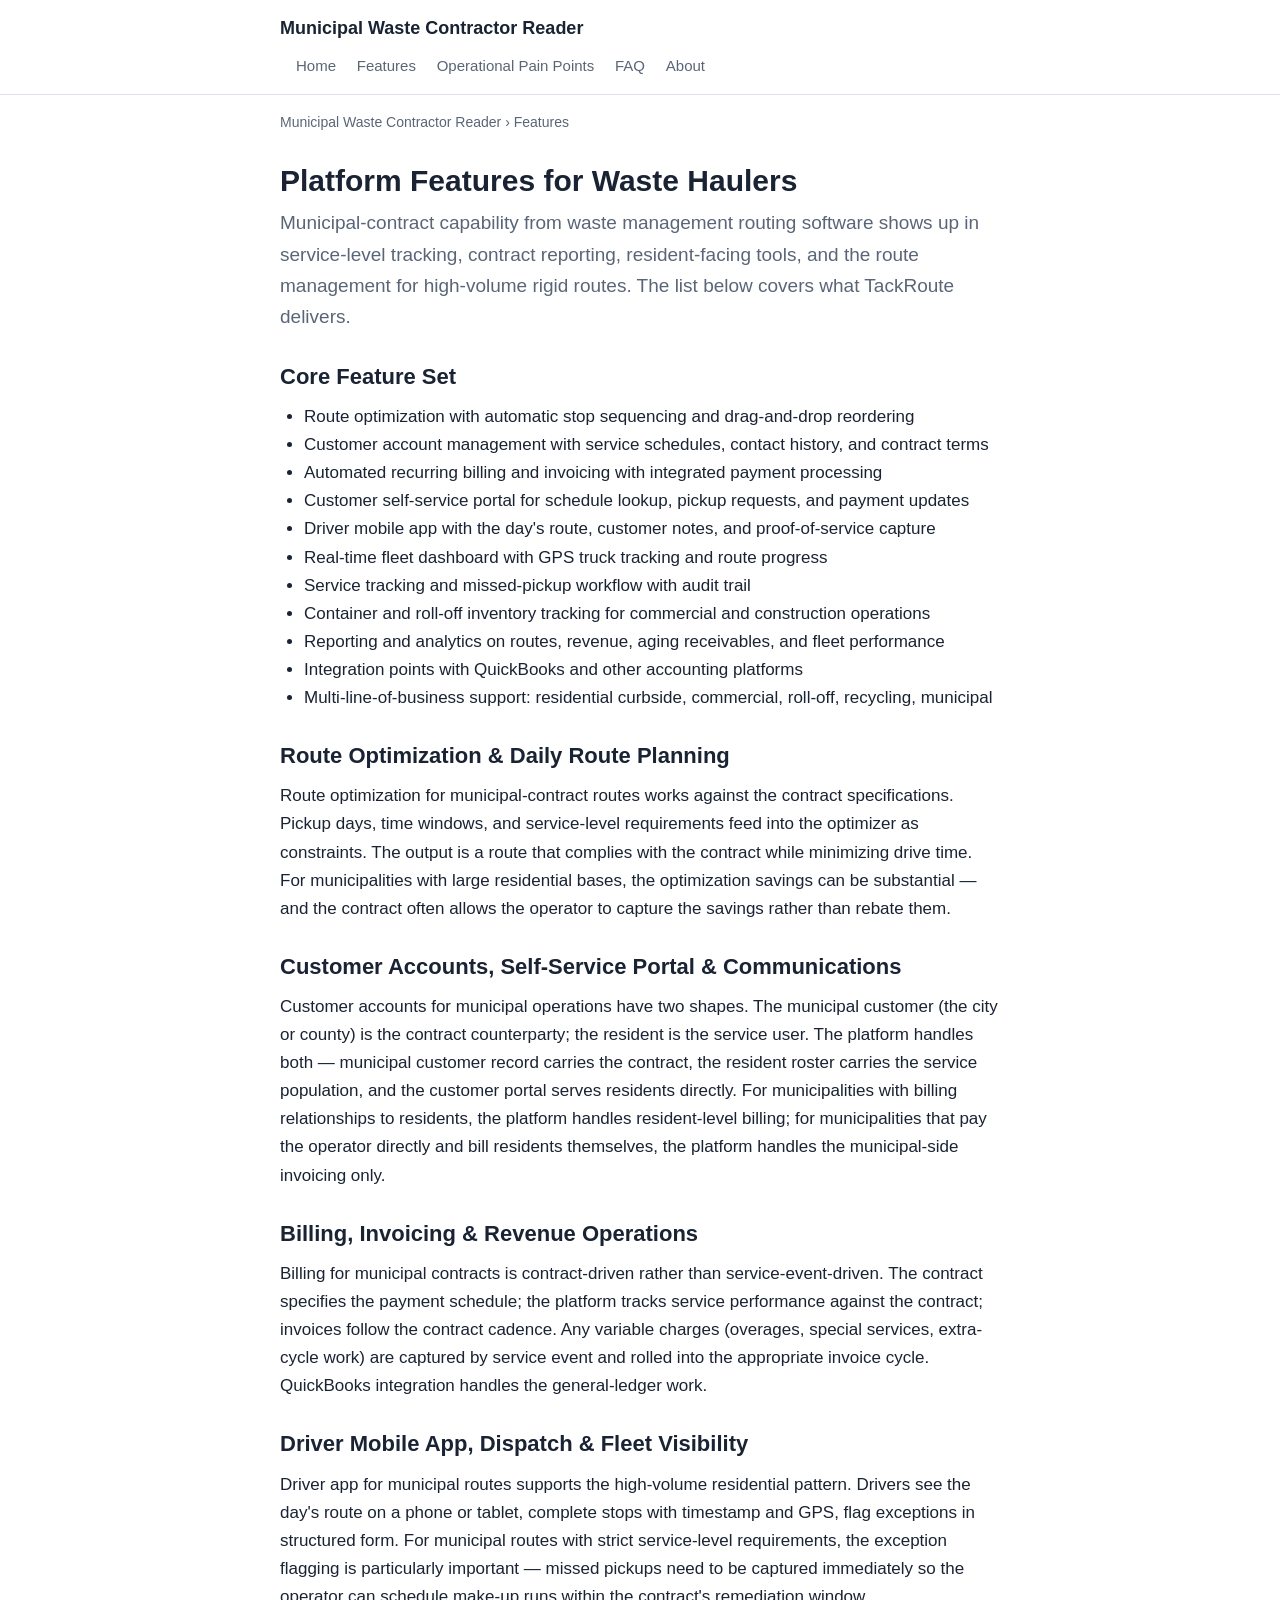
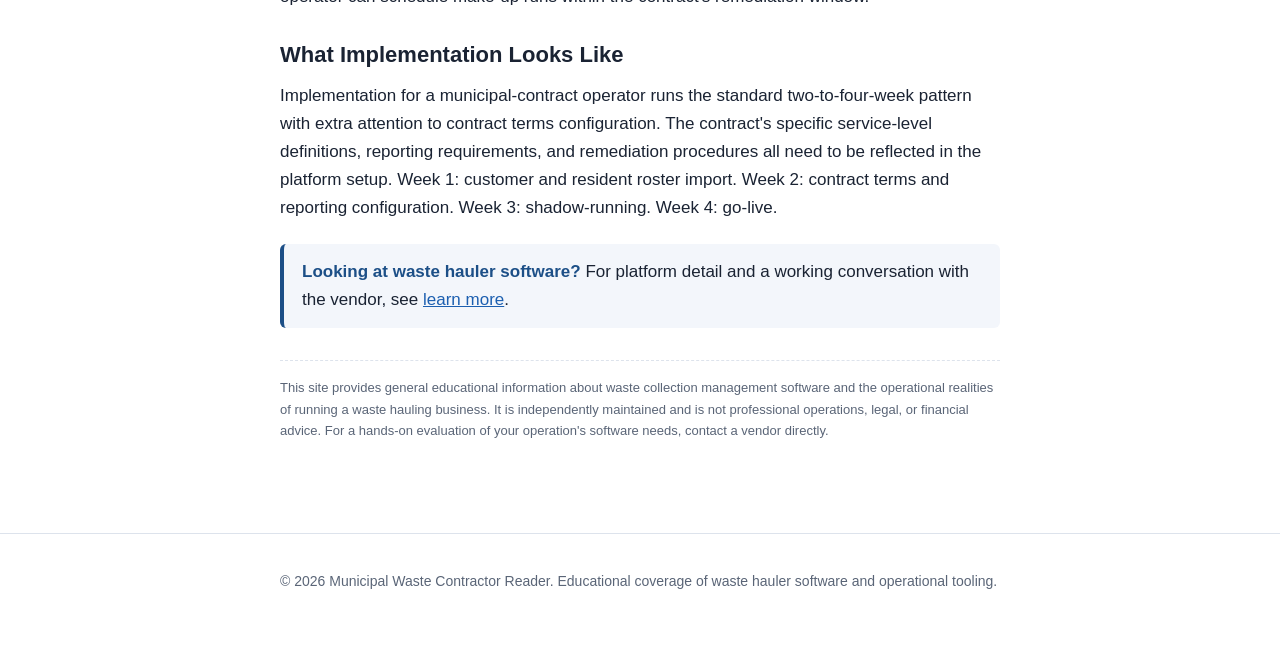
<file: services.html>
<!doctype html>
<html lang="en">
<head>
<meta charset="utf-8">
<meta name="viewport" content="width=device-width,initial-scale=1">
<title>Routing Features: Optimization, Dispatch, Driver App, Exception Handling</title>
<meta name="description" content="Routing capabilities inside modern waste management routing software — turn-by-turn driver navigation, dynamic sequencing, density-based clustering, midday re-routes, exception handling, and fleet dashboards that consolidate route operations onto one platform.">
<link rel="canonical" href="https://tackroute-routing-v7.example/services.html">
<meta name="robots" content="index,follow,max-snippet:-1,max-image-preview:large,max-video-preview:-1">
<meta property="og:type" content="article">
<meta property="og:title" content="Routing Features: Optimization, Dispatch, Driver App, Exception Handling">
<meta property="og:description" content="Routing capabilities inside modern waste management routing software — turn-by-turn driver navigation, dynamic sequencing, density-based clustering, midday re-routes, exception handling, and fleet dashboards that consolidate route operations onto one platform.">
<meta property="og:url" content="https://tackroute-routing-v7.example/services.html">
<meta property="og:site_name" content="Municipal Waste Contractor Reader">
<meta name="twitter:card" content="summary">
<link rel="stylesheet" href="/styles.css">
<script type="application/ld+json">{"@context":"https://schema.org","@type":"Article","headline":"Routing Features: Optimization, Dispatch, Driver App, Exception Handling","description":"Routing capabilities inside modern waste management routing software \u2014 turn-by-turn driver navigation, dynamic sequencing, density-based clustering, midday re-routes, exception handling, and fleet dashboards that consolidate route operations onto one platform.","url":"https://tackroute-routing-v7.example/services.html","datePublished":"2026-05-30","dateModified":"2026-05-30","author":{"@type":"Person","name":"Reader Editorial"},"publisher":{"@type":"Organization","name":"Municipal Waste Contractor Reader"},"mainEntityOfPage":{"@type":"WebPage","@id":"https://tackroute-routing-v7.example/services.html"}}</script>
<script type="application/ld+json">{"@context":"https://schema.org","@type":"BreadcrumbList","itemListElement":[{"@type":"ListItem","position":1,"name":"Municipal Waste Contractor Reader","item":"https://tackroute-routing-v7.example/"},{"@type":"ListItem","position":2,"name":"Features"}]}</script>
</head>
<body>
<header class="site">
  <div class="wrap">
    <a class="brand" href="/">Municipal Waste Contractor Reader</a>
    <nav>
      <a href="/">Home</a>
      <a href="/services.html">Features</a>
      <a href="/conditions.html">Operational Pain Points</a>
      <a href="/faq.html">FAQ</a>
      <a href="/about.html">About</a>
    </nav>
  </div>
</header>
<div class="wrap">
  <nav class="crumbs" aria-label="Breadcrumb">
    <a href="/">Municipal Waste Contractor Reader</a><span> &rsaquo; </span><span aria-current="page">Features</span>
  </nav>
  <main>
    <h1>Platform Features for Waste Haulers</h1>
    <p class="lede">Municipal-contract capability from waste management routing software shows up in service-level tracking, contract reporting, resident-facing tools, and the route management for high-volume rigid routes. The list below covers what TackRoute delivers.</p>

    <h2>Core Feature Set</h2>
    <ul>
      <li>Route optimization with automatic stop sequencing and drag-and-drop reordering</li>
      <li>Customer account management with service schedules, contact history, and contract terms</li>
      <li>Automated recurring billing and invoicing with integrated payment processing</li>
      <li>Customer self-service portal for schedule lookup, pickup requests, and payment updates</li>
      <li>Driver mobile app with the day&#x27;s route, customer notes, and proof-of-service capture</li>
      <li>Real-time fleet dashboard with GPS truck tracking and route progress</li>
      <li>Service tracking and missed-pickup workflow with audit trail</li>
      <li>Container and roll-off inventory tracking for commercial and construction operations</li>
      <li>Reporting and analytics on routes, revenue, aging receivables, and fleet performance</li>
      <li>Integration points with QuickBooks and other accounting platforms</li>
      <li>Multi-line-of-business support: residential curbside, commercial, roll-off, recycling, municipal</li>
    </ul>

    <h2>Route Optimization &amp; Daily Route Planning</h2>
    <p>Route optimization for municipal-contract routes works against the contract specifications. Pickup days, time windows, and service-level requirements feed into the optimizer as constraints. The output is a route that complies with the contract while minimizing drive time. For municipalities with large residential bases, the optimization savings can be substantial — and the contract often allows the operator to capture the savings rather than rebate them.</p>

    <h2>Customer Accounts, Self-Service Portal &amp; Communications</h2>
    <p>Customer accounts for municipal operations have two shapes. The municipal customer (the city or county) is the contract counterparty; the resident is the service user. The platform handles both — municipal customer record carries the contract, the resident roster carries the service population, and the customer portal serves residents directly. For municipalities with billing relationships to residents, the platform handles resident-level billing; for municipalities that pay the operator directly and bill residents themselves, the platform handles the municipal-side invoicing only.</p>

    <h2>Billing, Invoicing &amp; Revenue Operations</h2>
    <p>Billing for municipal contracts is contract-driven rather than service-event-driven. The contract specifies the payment schedule; the platform tracks service performance against the contract; invoices follow the contract cadence. Any variable charges (overages, special services, extra-cycle work) are captured by service event and rolled into the appropriate invoice cycle. QuickBooks integration handles the general-ledger work.</p>

    <h2>Driver Mobile App, Dispatch &amp; Fleet Visibility</h2>
    <p>Driver app for municipal routes supports the high-volume residential pattern. Drivers see the day's route on a phone or tablet, complete stops with timestamp and GPS, flag exceptions in structured form. For municipal routes with strict service-level requirements, the exception flagging is particularly important — missed pickups need to be captured immediately so the operator can schedule make-up runs within the contract's remediation window.</p>

    <h2>What Implementation Looks Like</h2>
    <p>Implementation for a municipal-contract operator runs the standard two-to-four-week pattern with extra attention to contract terms configuration. The contract's specific service-level definitions, reporting requirements, and remediation procedures all need to be reflected in the platform setup. Week 1: customer and resident roster import. Week 2: contract terms and reporting configuration. Week 3: shadow-running. Week 4: go-live.</p>

    <div class="callout">
      <strong>Looking at waste hauler software?</strong>
      For platform detail and a working conversation with the vendor, see
      <a href="https://tackroute.com/" rel="noopener">learn more</a>.
    </div>

    <p class="disclaimer">This site provides general educational information about waste collection management software and the operational realities of running a waste hauling business. It is independently maintained and is not professional operations, legal, or financial advice. For a hands-on evaluation of your operation's software needs, contact a vendor directly.</p>
  </main>
</div>
<footer class="site">
  <div class="wrap">
    <p>&copy; 2026 Municipal Waste Contractor Reader. Educational coverage of waste hauler software and operational tooling.</p>
  </div>
</footer>
</body>
</html>
</file>
<file: styles.css>
/* MSP / B2B variant — cooler, slightly more corporate palette than the chiro local template */
:root {
  --ink: #1a2333;
  --muted: #5a6577;
  --link: #1c5fb0;
  --accent: #1c4f87;
  --bg: #ffffff;
  --soft: #f3f6fb;
  --line: #dde3ec;
  --max: 760px;
}
* { box-sizing: border-box; }
html { scroll-behavior: smooth; }
body {
  margin: 0;
  font: 17px/1.65 -apple-system, BlinkMacSystemFont, "Segoe UI", Roboto, "Helvetica Neue", Arial, sans-serif;
  color: var(--ink);
  background: var(--bg);
  -webkit-font-smoothing: antialiased;
}
.wrap { max-width: var(--max); margin: 0 auto; padding: 0 20px; }
header.site {
  border-bottom: 1px solid var(--line);
  padding: 14px 0;
  background: var(--bg);
  position: sticky; top: 0; z-index: 10;
}
header.site .wrap { display: flex; justify-content: space-between; align-items: center; flex-wrap: wrap; gap: 8px; }
header.site .brand { font-weight: 700; color: var(--ink); text-decoration: none; font-size: 18px; }
header.site nav a { color: var(--muted); text-decoration: none; margin-left: 16px; font-size: 15px; }
header.site nav a:hover { color: var(--ink); }
nav.crumbs { font-size: 14px; color: var(--muted); margin: 16px 0 8px; }
nav.crumbs a { color: var(--muted); text-decoration: none; }
nav.crumbs a:hover { text-decoration: underline; }
main { padding: 8px 0 48px; }
h1 { font-size: 30px; line-height: 1.25; margin: 12px 0 8px; }
h2 { font-size: 22px; line-height: 1.3; margin: 30px 0 8px; }
h3 { font-size: 18px; line-height: 1.35; margin: 22px 0 6px; }
p, ul, ol { margin: 12px 0; }
ul, ol { padding-left: 24px; }
a { color: var(--link); }
.lede { font-size: 19px; color: var(--muted); margin-top: 4px; }
.callout { background: var(--soft); border-left: 4px solid var(--accent); padding: 14px 18px; margin: 22px 0; border-radius: 6px; }
.callout strong { color: var(--accent); }
table { width: 100%; border-collapse: collapse; margin: 18px 0; font-size: 15px; }
th, td { padding: 10px 12px; text-align: left; border-bottom: 1px solid var(--line); vertical-align: top; }
th { background: var(--soft); font-weight: 600; width: 32%; }
.faq details { border-bottom: 1px solid var(--line); padding: 12px 0; }
.faq summary { cursor: pointer; font-weight: 600; font-size: 16px; padding: 4px 0; list-style: none; }
.faq summary::-webkit-details-marker { display: none; }
.faq summary:after { content: "+"; float: right; color: var(--muted); }
.faq details[open] summary:after { content: "\2013"; }
.faq details[open] summary { color: var(--accent); }
.map { margin: 16px 0 4px; }
footer.site { border-top: 1px solid var(--line); padding: 24px 0 40px; color: var(--muted); font-size: 14px; margin-top: 32px; }
footer.site a { color: var(--muted); }
.disclaimer { font-size: 13px; color: var(--muted); margin-top: 32px; padding-top: 16px; border-top: 1px dashed var(--line); }
@media (max-width: 480px) {
  body { font-size: 16px; }
  h1 { font-size: 26px; }
  header.site nav a { margin-left: 10px; font-size: 14px; }
  th { width: 38%; }
}
</file>
